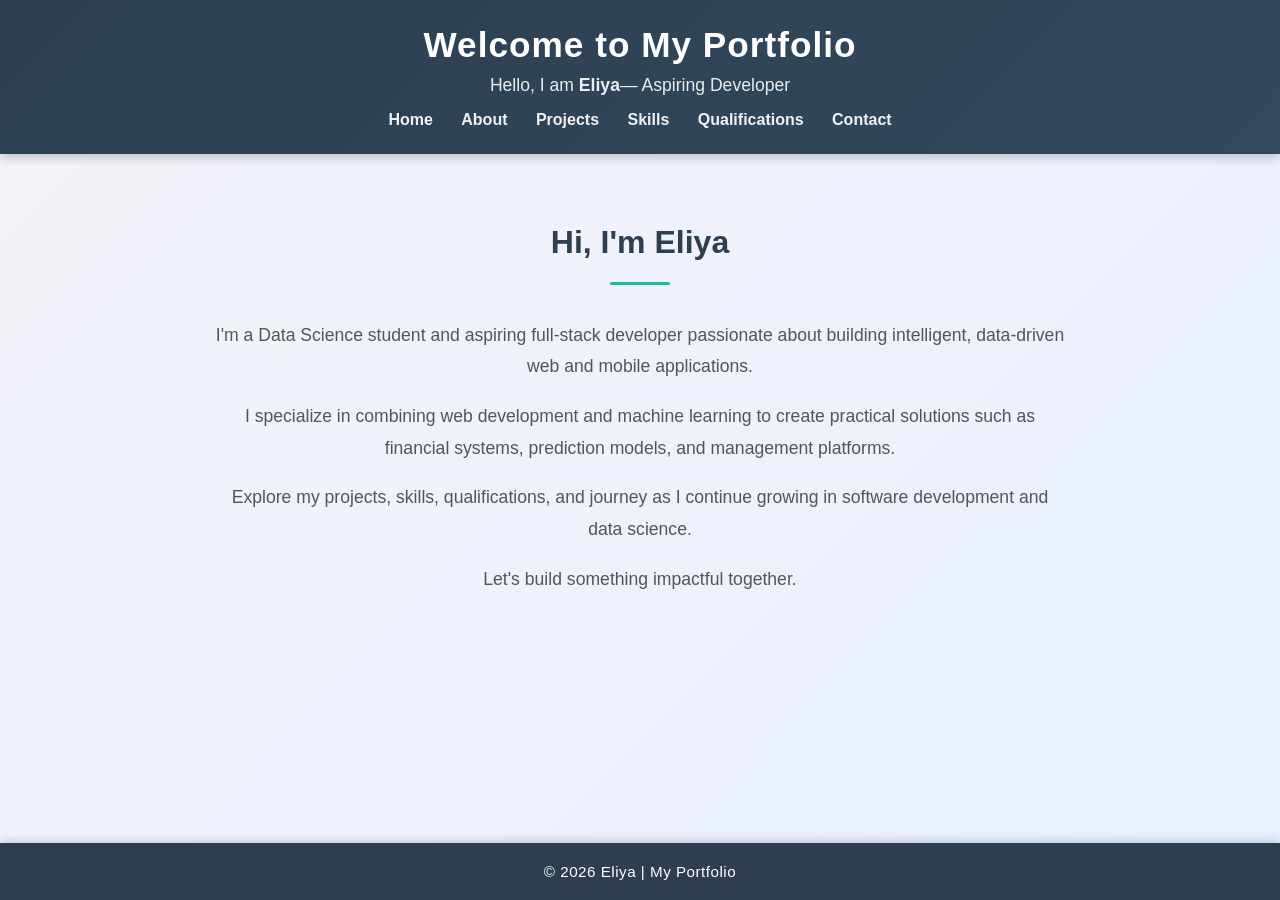
<file: frontend/index.html>
<!DOCTYPE html>
<html lang="en">
<head>
  <meta charset="UTF-8">
  <meta name="viewport" content="width=device-width, initial-scale=1.0">
  <title>My Portfolio - Eliya</title>
  <link rel="stylesheet" href="assets/css/style.css">
</head>

<body>

  <!-- Header -->
  <header>
    <h1>Welcome to My Portfolio</h1>

    <p>
      Hello, I am <strong>Eliya</strong>— Aspiring Developer
    </p>

    <nav>
      <a href="index.html">Home</a>
      <a href="about.html">About</a>
      <a href="projects.html">Projects</a>
      <a href="skills.html">Skills</a>
      <a href="qualifications.html">Qualifications</a>
      <a href="contact.html">Contact</a>
    </nav>
  </header>

  <!-- Hero Section -->
  <section>

    <h2>Hi, I'm Eliya</h2>

    <p>
      I'm a Data Science student and aspiring full-stack developer
      passionate about building intelligent, data-driven web and mobile applications.
    </p>

    <p>
      I specialize in combining web development and machine learning
      to create practical solutions such as financial systems,
      prediction models, and management platforms.
    </p>

    <p>
      Explore my projects, skills, qualifications, and journey
      as I continue growing in software development and data science.
    </p>

    <p>
       Let's build something impactful together.
    </p>

  </section>

  <!-- Footer -->
  <footer>
    <p>&copy; 2026 Eliya | My Portfolio</p>
  </footer>

</body>
</html>
</file>
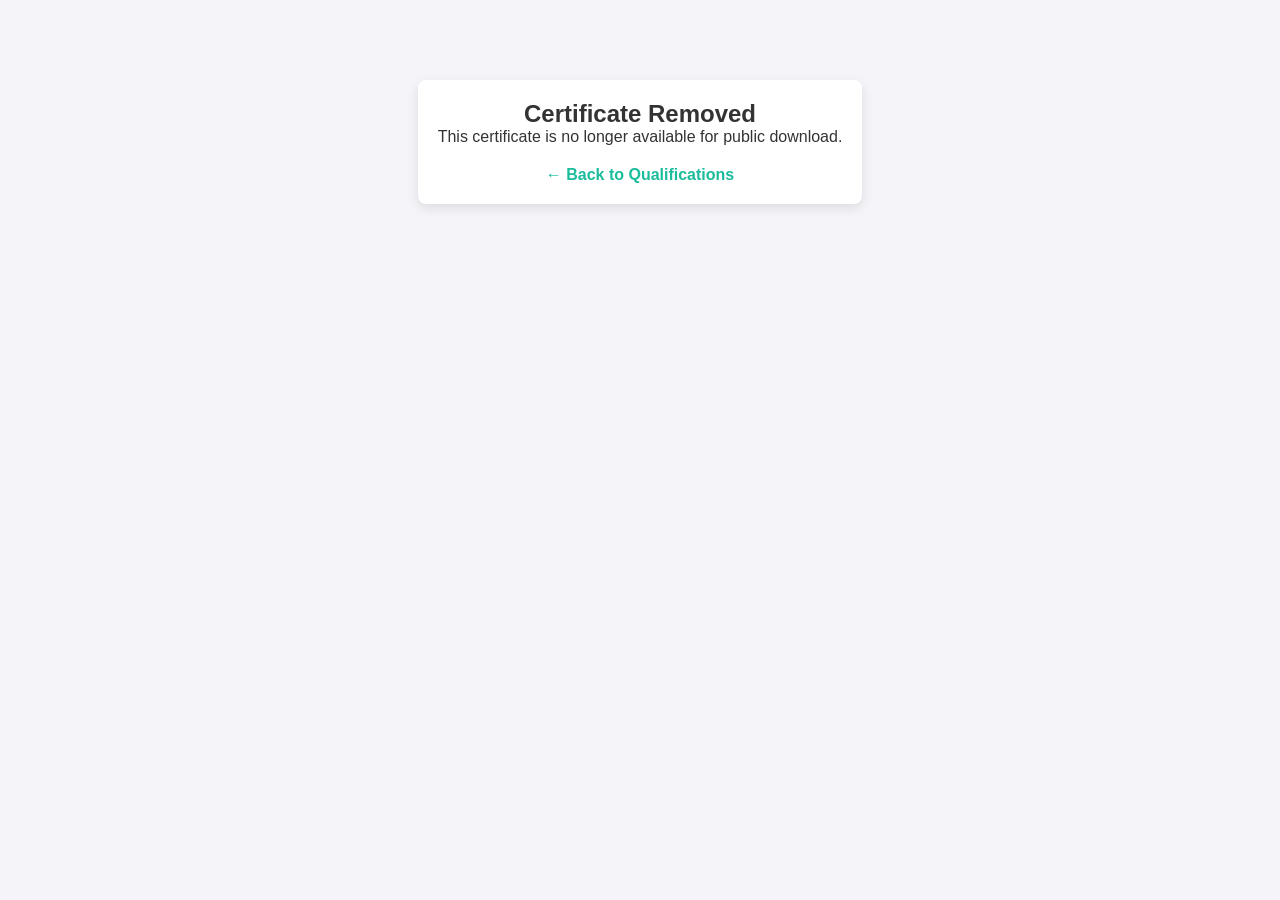
<file: frontend/certificate-view.html>
<!DOCTYPE html>
<html lang="en">
<head>
  <meta charset="UTF-8">
  <meta name="viewport" content="width=device-width, initial-scale=1.0">
  <title>Certificate Viewer</title>
  <link rel="stylesheet" href="assets/css/style.css">
  <style>
    body { background: #f4f4f9; text-align: center; padding: 40px; }
    .info { max-width: 800px; margin: 40px auto; padding: 20px; background: #fff; border-radius: 8px; box-shadow: 0 4px 12px rgba(0,0,0,0.1); }
    a.back-link { display: inline-block; margin-top: 20px; text-decoration: none; color: #1abc9c; font-weight: bold; }
    a.back-link:hover { text-decoration: underline; }
  </style>
</head>
<body>
  <div class="info">
    <h2>Certificate Removed</h2>
    <p>This certificate is no longer available for public download.</p>
    <a href="qualifications.html" class="back-link">← Back to Qualifications</a>
  </div>
</body>
</html>
</file>
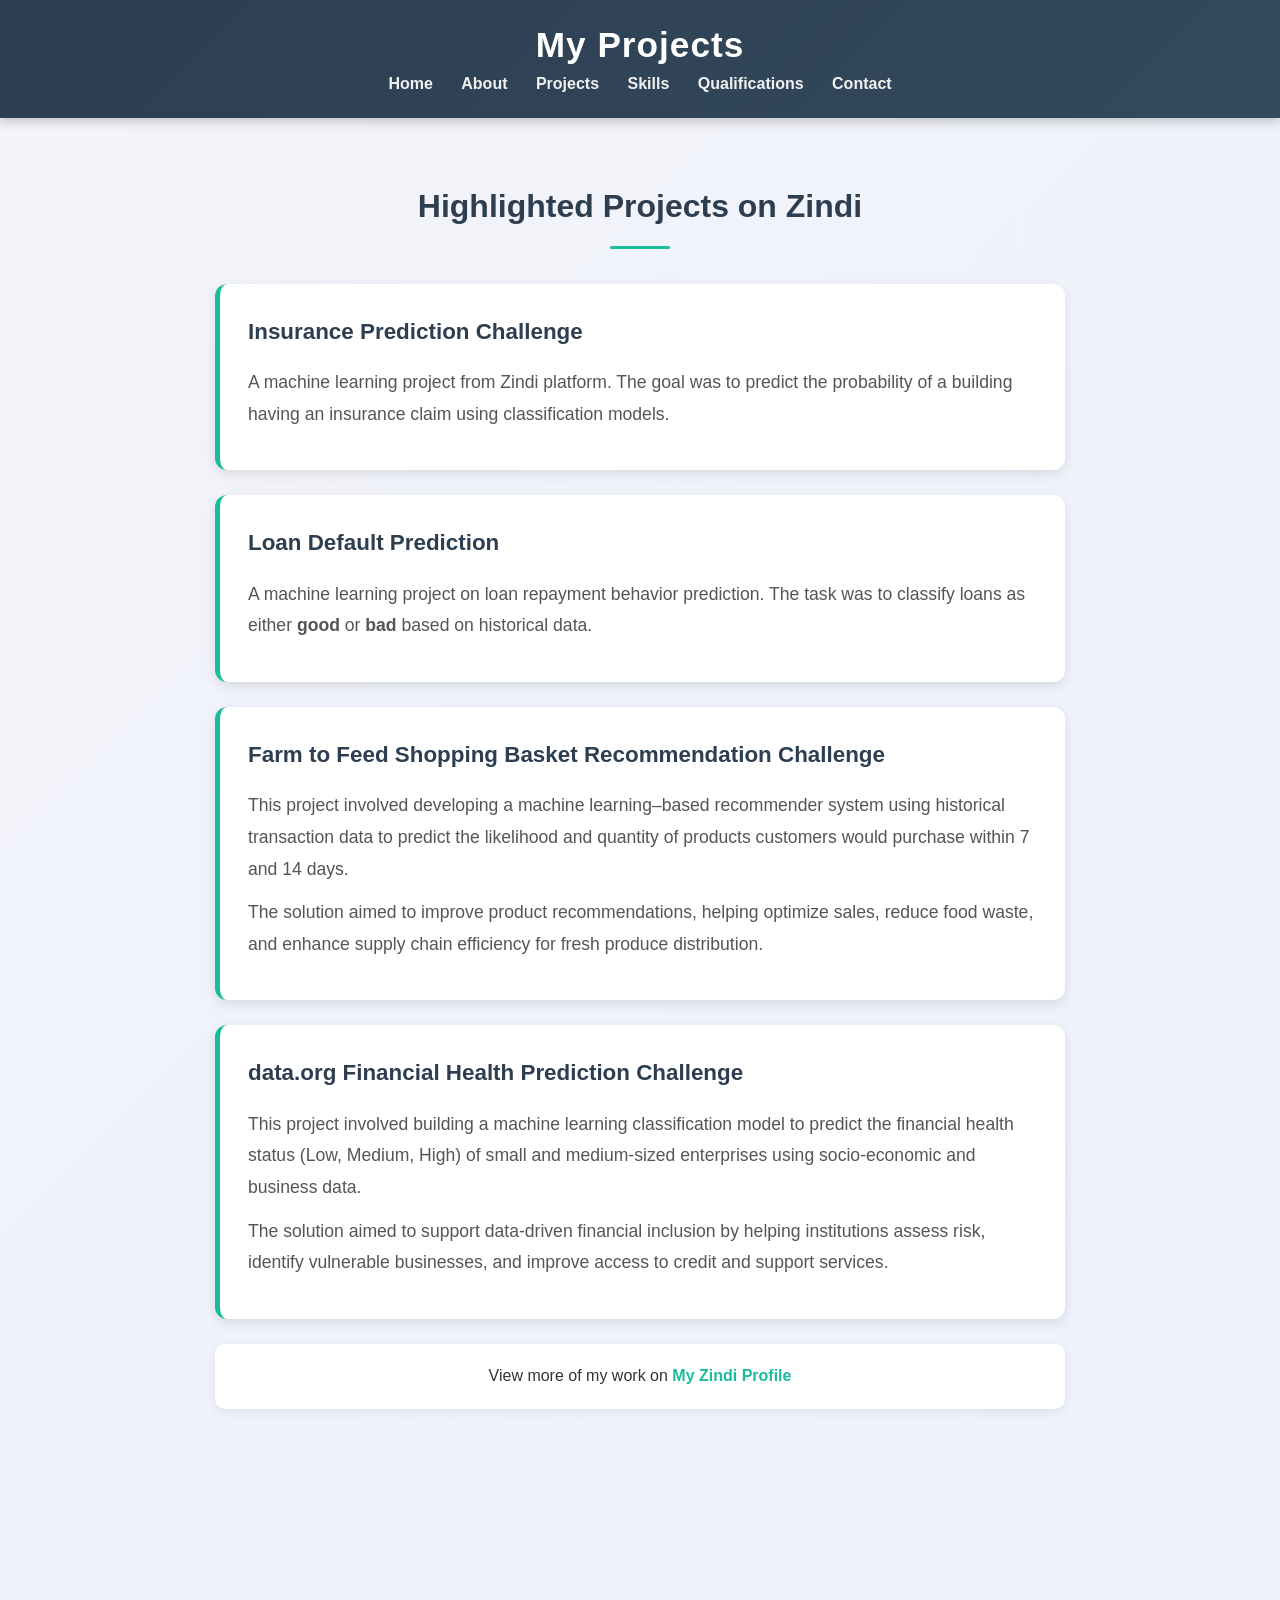
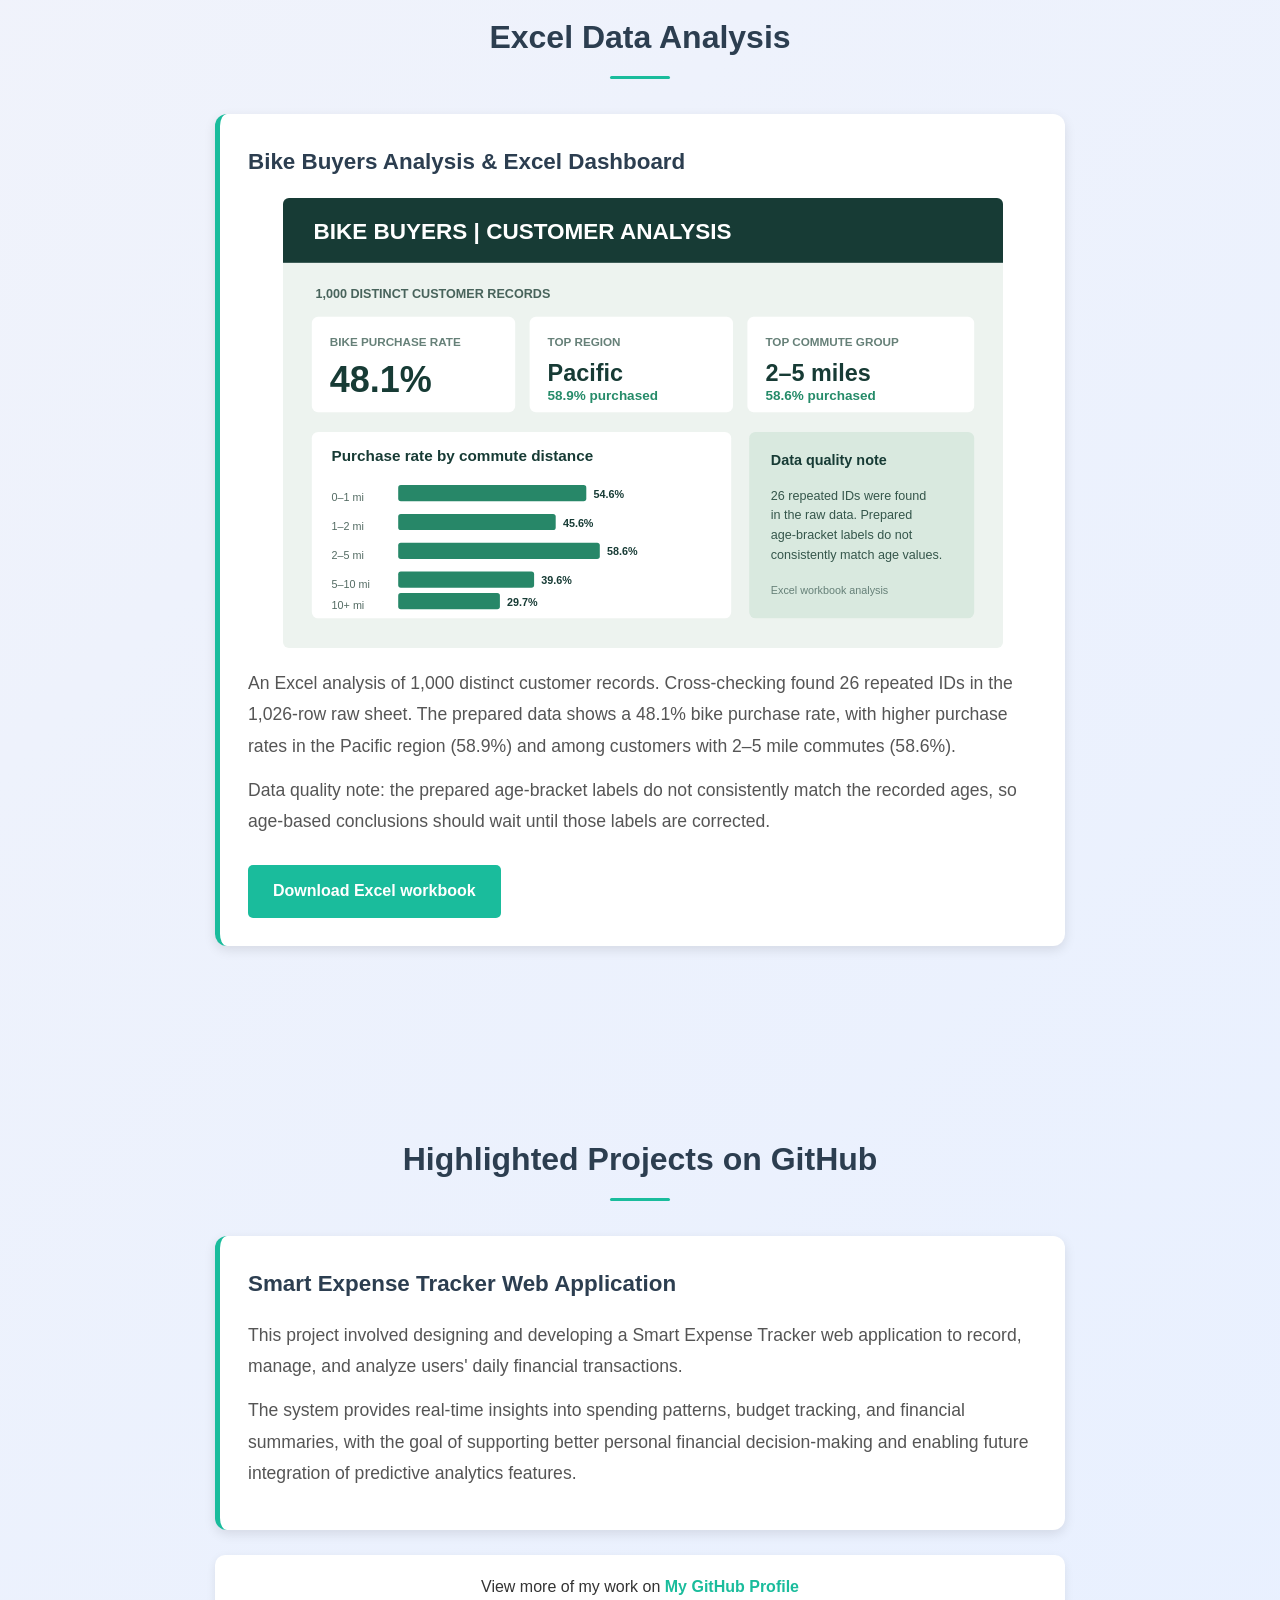
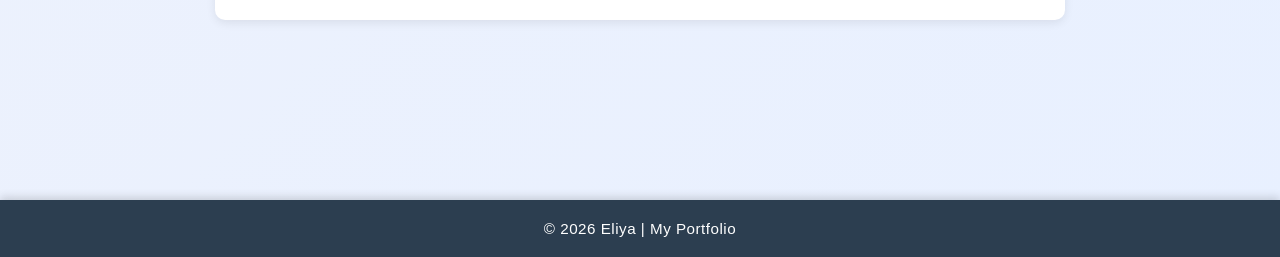
<file: frontend/projects.html>
<!DOCTYPE html>
<html lang="en">
<head>
  <meta charset="UTF-8">
  <meta name="viewport" content="width=device-width, initial-scale=1.0">
  <title>My Projects - Eliya</title>
  <link rel="stylesheet" href="assets/css/style.css">
</head>

<body>

  <!-- Header -->
  <header>

    <h1>My Projects</h1>

    <nav>
      <a href="index.html">Home</a>
      <a href="about.html">About</a>
      <a href="projects.html">Projects</a>
      <a href="skills.html">Skills</a>
      <a href="qualifications.html">Qualifications</a>
      <a href="contact.html">Contact</a>
    </nav>

  </header>

  <!-- Zindi Projects -->
  <section>

    <h2>Highlighted Projects on Zindi</h2>

    <div class="project">
      <h3>Insurance Prediction Challenge</h3>

      <p>
        A machine learning project from Zindi platform.
        The goal was to predict the probability of a building
        having an insurance claim using classification models.
      </p>
    </div>

    <div class="project">
      <h3>Loan Default Prediction</h3>

      <p>
        A machine learning project on loan repayment behavior prediction.
        The task was to classify loans as either
        <strong>good</strong> or <strong>bad</strong>
        based on historical data.
      </p>
    </div>

    <div class="project">
      <h3>Farm to Feed Shopping Basket Recommendation Challenge</h3>

      <p>
        This project involved developing a machine learning–based
        recommender system using historical transaction data to predict
        the likelihood and quantity of products customers would purchase
        within 7 and 14 days.
      </p>

      <p>
        The solution aimed to improve product recommendations,
        helping optimize sales, reduce food waste,
        and enhance supply chain efficiency
        for fresh produce distribution.
      </p>
    </div>

    <div class="project">
      <h3>data.org Financial Health Prediction Challenge</h3>

      <p>
        This project involved building a machine learning classification model
        to predict the financial health status
        (Low, Medium, High) of small and medium-sized enterprises
        using socio-economic and business data.
      </p>

      <p>
        The solution aimed to support data-driven financial inclusion
        by helping institutions assess risk,
        identify vulnerable businesses,
        and improve access to credit and support services.
      </p>
    </div>

    <div class="profile-link">
       View more of my work on
      <a href="https://zindi.africa/users/ELIYA_BUJILIMA" target="_blank">
        My Zindi Profile
      </a>
    </div>

  </section>

  <!-- Excel Data Analysis -->
  <section>

    <h2>Excel Data Analysis</h2>

    <div class="project">
      <h3>Bike Buyers Analysis &amp; Excel Dashboard</h3>

      <img src="assets/images/bike-buyers-dashboard.svg"
           alt="Bike buyers analysis dashboard showing purchase and commute patterns"
           loading="lazy"
           style="display:block;width:100%;max-width:720px;height:auto;margin:0 auto 20px;border-radius:6px">

      <p>
        An Excel analysis of 1,000 distinct customer records. Cross-checking
        found 26 repeated IDs in the 1,026-row raw sheet. The prepared data
        shows a 48.1% bike purchase rate, with higher purchase rates in the
        Pacific region (58.9%) and among customers with 2–5 mile commutes (58.6%).
      </p>

      <p>
        Data quality note: the prepared age-bracket labels do not consistently
        match the recorded ages, so age-based conclusions should wait until those
        labels are corrected.
      </p>

      <a class="btn" href="downloads/Bike_Buyers_Analysis.xlsx" download>
        Download Excel workbook
      </a>
    </div>

  </section>

  <!-- GitHub Projects -->
  <section>

    <h2>Highlighted Projects on GitHub</h2>

    <div class="project">

      <h3>Smart Expense Tracker Web Application</h3>

      <p>
        This project involved designing and developing
        a Smart Expense Tracker web application
        to record, manage, and analyze users' daily financial transactions.
      </p>

      <p>
        The system provides real-time insights into spending patterns,
        budget tracking, and financial summaries,
        with the goal of supporting better personal financial decision-making
        and enabling future integration of predictive analytics features.
      </p>

    </div>

    <div class="profile-link">
       View more of my work on
      <a href="https://github.com/Eliyabujilima" target="_blank">
        My GitHub Profile
      </a>
    </div>

  </section>

  <!-- Footer -->
  <footer>
    <p>&copy; 2026 Eliya | My Portfolio</p>
  </footer>

</body>
</html>
</file>
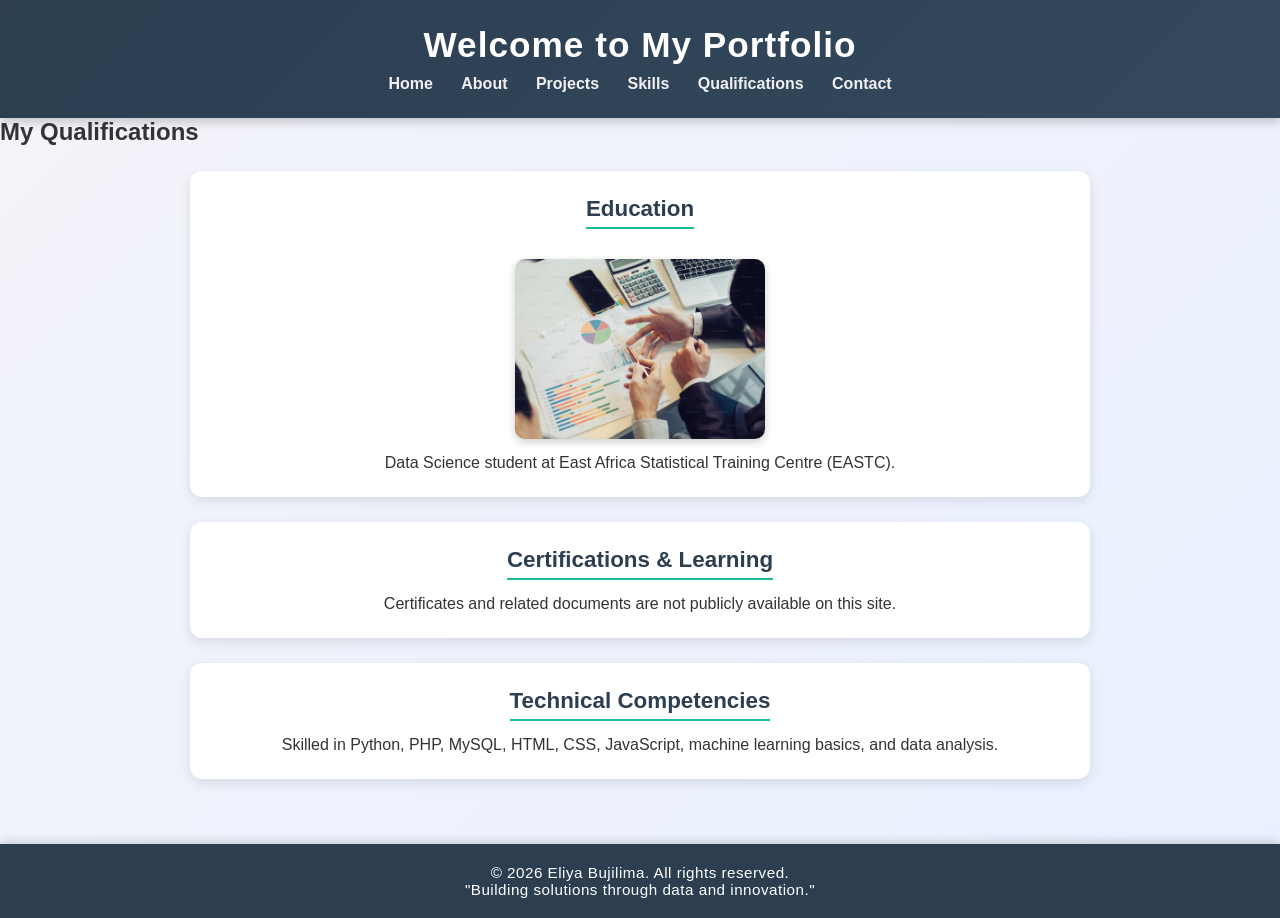
<file: frontend/qualifications.html>
<!DOCTYPE html>
<html lang="en">
<head>
  <meta charset="UTF-8">
  <meta name="viewport" content="width=device-width, initial-scale=1.0">
  <title>My Qualifications - Eliya</title>
  <link rel="stylesheet" href="assets/css/style.css">
</head>

<body>

  <!-- Header -->
  <header>
    <h1>Welcome to My Portfolio</h1>
    <nav>
      <a href="index.html">Home</a>
      <a href="about.html">About</a>
      <a href="projects.html">Projects</a>
      <a href="skills.html">Skills</a>
      <a href="qualifications.html">Qualifications</a>
      <a href="contact.html">Contact</a>
    </nav>
  </header>

  <!-- Main Content -->
  <main>
    <h2>My Qualifications</h2>

    <!-- Education -->
    <div class="qualification-box">
      <h3>Education</h3>
      <img src="assets/images/eastc-study.jpeg" alt="Educational experience at East Africa Statistical Training Centre" class="edu-photo">
      <p>Data Science student at East Africa Statistical Training Centre (EASTC).</p>
    </div>

    <!-- Certifications & Learning (hidden) -->
    <div class="qualification-box">
      <h3>Certifications & Learning</h3>
      <p>Certificates and related documents are not publicly available on this site.</p>
    </div>

    <!-- Technical Competencies -->
    <div class="qualification-box">
      <h3>Technical Competencies</h3>
      <p>
        Skilled in Python, PHP, MySQL, HTML, CSS, JavaScript,
        machine learning basics, and data analysis.
      </p>
    </div>
  </main>

  <!-- Footer -->
  <footer>
    <p>&copy; 2026 Eliya Bujilima. All rights reserved.</p>
    <p>"Building solutions through data and innovation."</p>
  </footer>

</body>
</html>
</file>
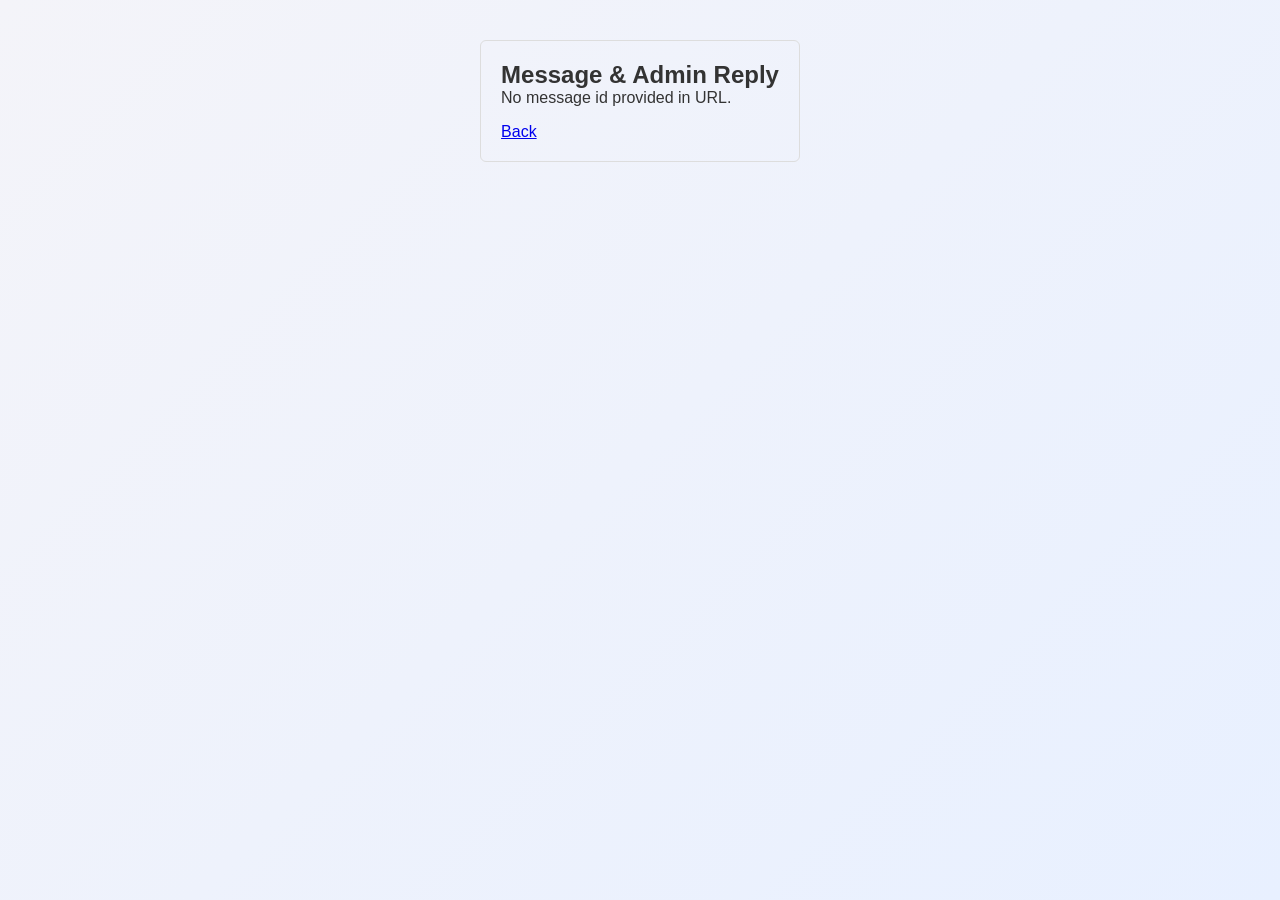
<file: frontend/reply-view.html>
<!DOCTYPE html>
<html>
<head>
  <meta charset="utf-8">
  <title>View Reply</title>
  <link rel="stylesheet" href="assets/css/style.css">
  <style>
    .reply-box { max-width: 700px; margin: 40px auto; padding: 20px; border: 1px solid #ddd; border-radius: 6px; }
    .reply { background:#f9f9f9; padding:12px; border-radius:4px; }
  </style>
</head>
<body>
  <div class="reply-box">
    <h2>Message & Admin Reply</h2>
    <div id="messageArea">Loading...</div>
    <div style="margin-top:16px;"><a href="index.html">Back</a></div>
  </div>

  <script src="reply-view.js"></script>
</body>
</html>
</file>
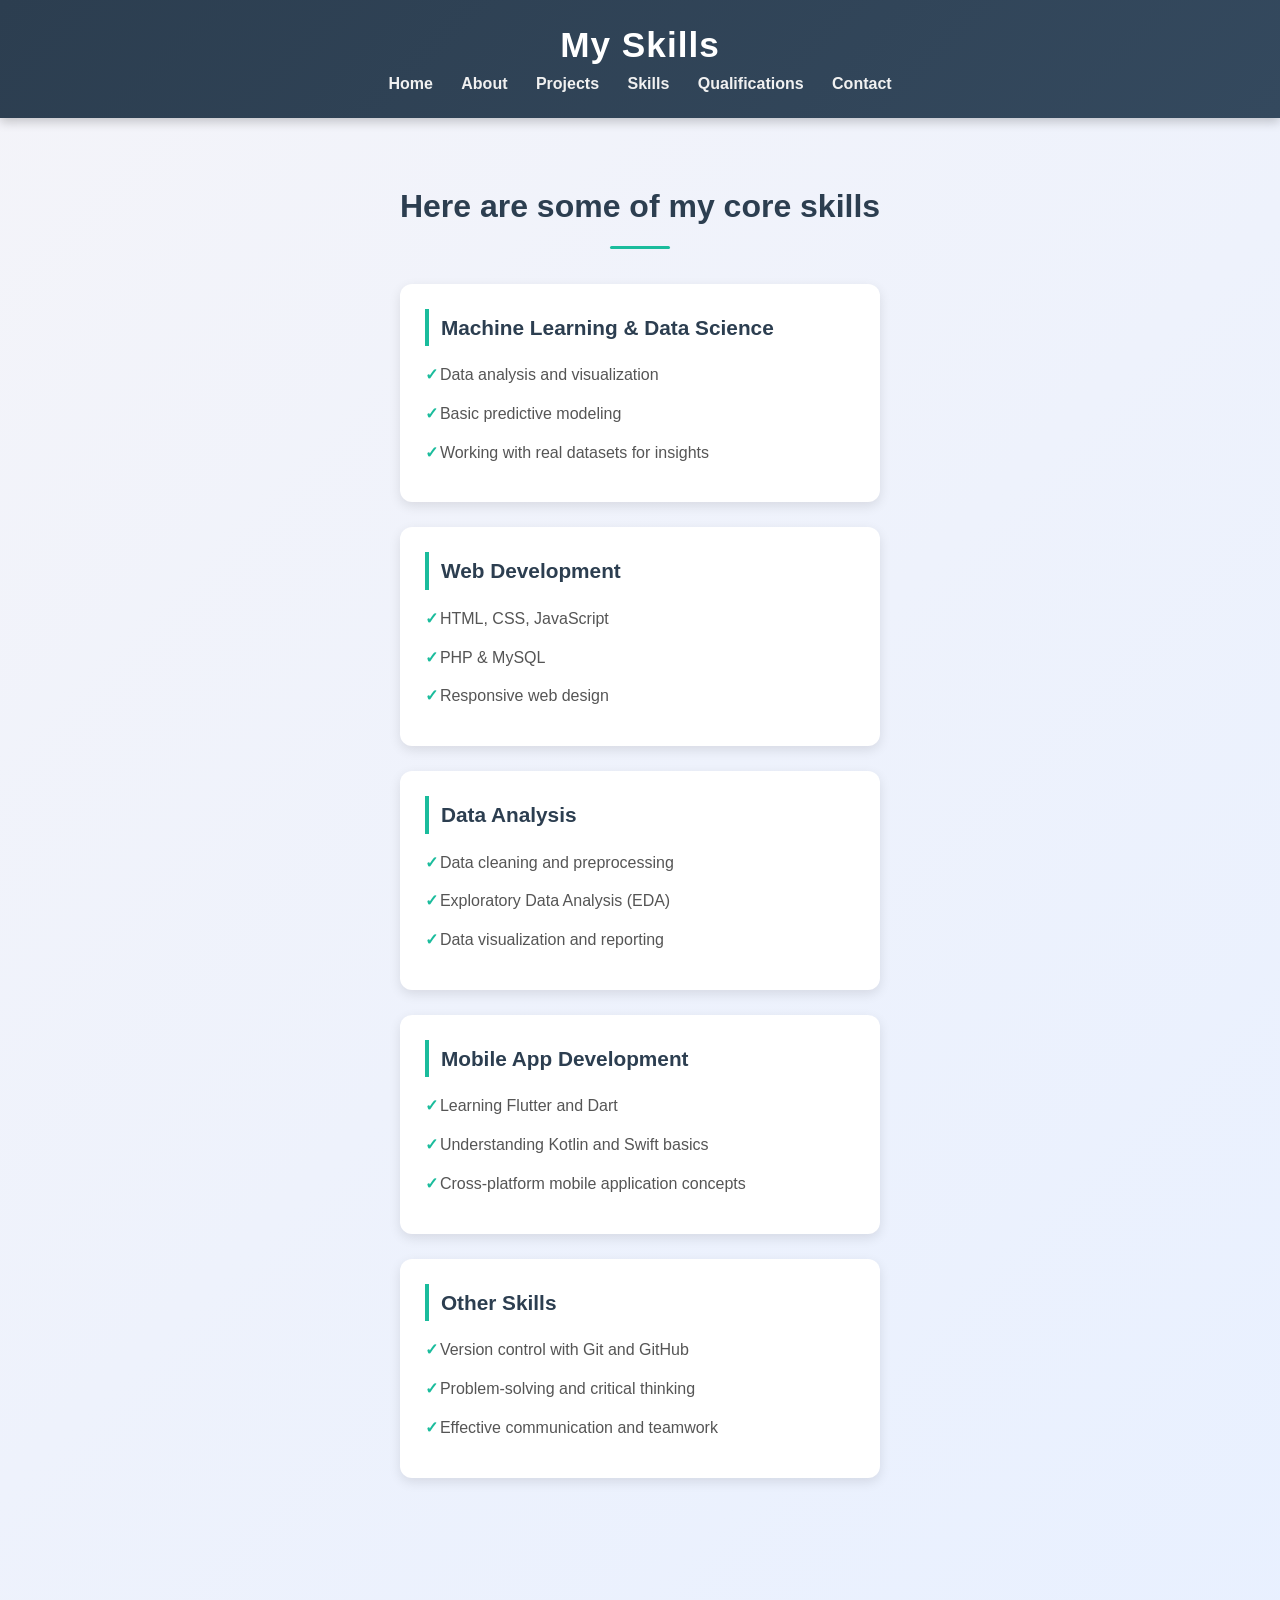
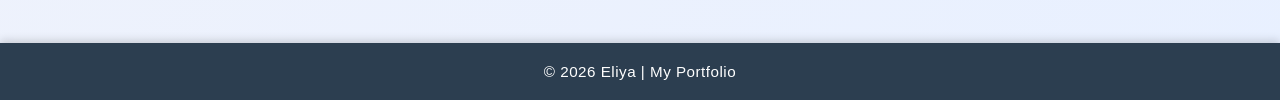
<file: frontend/skills.html>
<!DOCTYPE html>
<html lang="en">
<head>
  <meta charset="UTF-8">
  <meta name="viewport" content="width=device-width, initial-scale=1.0">
  <title>My Skills - Eliya</title>
  <link rel="stylesheet" href="assets/css/style.css">
</head>

<body>

  <!-- Header -->
  <header>

    <h1>My Skills</h1>

    <nav>
      <a href="index.html">Home</a>
      <a href="about.html">About</a>
      <a href="projects.html">Projects</a>
      <a href="skills.html">Skills</a>
      <a href="qualifications.html">Qualifications</a>
      <a href="contact.html">Contact</a>
    </nav>

  </header>

  <!-- Skills Section -->
  <section>

    <h2>Here are some of my core skills</h2>

    <div class="skills-container">

      <h4> Machine Learning & Data Science</h4>

      <p>Data analysis and visualization</p>
      <p>Basic predictive modeling</p>
      <p>Working with real datasets for insights</p>

    </div>

    <div class="skills-container">

      <h4>Web Development</h4>

      <p>HTML, CSS, JavaScript</p>
      <p>PHP & MySQL</p>
      <p>Responsive web design</p>

    </div>

    <div class="skills-container">

      <h4>Data Analysis</h4>

      <p>Data cleaning and preprocessing</p>
      <p>Exploratory Data Analysis (EDA)</p>
      <p>Data visualization and reporting</p>

    </div>

    <div class="skills-container">

      <h4> Mobile App Development</h4>

      <p>Learning Flutter and Dart</p>
      <p>Understanding Kotlin and Swift basics</p>
      <p>Cross-platform mobile application concepts</p>

    </div>

    <div class="skills-container">

      <h4> Other Skills</h4>

      <p>Version control with Git and GitHub</p>
      <p>Problem-solving and critical thinking</p>
      <p>Effective communication and teamwork</p>

    </div>

  </section>

  <!-- Footer -->
  <footer>
    <p>&copy; 2026 Eliya | My Portfolio</p>
  </footer>

</body>
</html>
</file>
<file: frontend/assets/css/style.css>
/* Global Styles */
* {
  margin: 0;
  padding: 0;
  box-sizing: border-box;
}

body {
  font-family: 'Segoe UI', Arial, sans-serif;
  background: linear-gradient(135deg, #f4f4f9, #e8f0ff);
  color: #333;
  min-height: 100vh;
  display: flex;
  flex-direction: column;
  scroll-behavior: smooth;
}

/* Header Styles */
header {
  background: linear-gradient(135deg, #2c3e50, #34495e);
  color: white;
  padding: 25px;
  text-align: center;
  box-shadow: 0 4px 10px rgba(0,0,0,0.2);
  animation: fadeInDown 1s ease-in-out;
}

header h1 {
  font-size: 2.2rem;
  margin-bottom: 10px;
  letter-spacing: 1px;
}

header p {
  font-size: 1.1rem;
  margin-bottom: 15px;
  opacity: 0.9;
}

/* Navigation Styles */
nav {
  margin-top: 10px;
}

nav a {
  color: #f1f1f1;
  margin: 0 12px;
  text-decoration: none;
  font-weight: bold;
  transition: color 0.3s ease, transform 0.3s ease;
  display: inline-block;
}

nav a:hover {
  color: #1abc9c;
  transform: scale(1.1);
}

/* Navigation List Styles (for structured nav) */
nav ul {
  list-style: none;
  display: flex;
  justify-content: center;
  margin: 0;
  padding: 0;
  flex-wrap: wrap;
}

nav ul li {
  margin: 0 15px;
}

nav ul li a {
  color: white;
  text-decoration: none;
  transition: color 0.3s ease;
}

nav ul li a:hover {
  color: #1abc9c;
}

/* Section Styles */
section {
  flex: 1;
  padding: 60px 25px;
  text-align: center;
  max-width: 900px;
  margin: auto;
  line-height: 1.8;
  animation: fadeInUp 1.2s ease-in-out;
}

section h2 {
  margin-bottom: 20px;
  color: #2c3e50;
  font-size: 2rem;
  position: relative;
}

section h2::after {
  content: '';
  display: block;
  width: 60px;
  height: 3px;
  background: #1abc9c;
  margin: 10px auto 0;
  border-radius: 2px;
}

section p {
  margin-bottom: 18px;
  font-size: 1.1rem;
  color: #555;
  transition: transform 0.3s ease;
}

section p:hover {
  transform: translateY(-3px);
}

/* Hero Section */
.hero {
  text-align: center;
  padding: 100px 20px;
  background: linear-gradient(135deg, #f4f4f4, #e8f0ff);
}

.hero .name {
  color: #1abc9c;
  font-weight: bold;
}

/* Button Styles */
.btn {
  display: inline-block;
  padding: 12px 25px;
  background: #1abc9c;
  color: white;
  text-decoration: none;
  border-radius: 5px;
  margin-top: 15px;
  transition: background 0.3s ease, transform 0.3s ease;
  font-weight: bold;
  cursor: pointer;
}

.btn:hover {
  background: #16a085;
  transform: translateY(-3px);
  box-shadow: 0 5px 15px rgba(26, 188, 156, 0.3);
}

.btn:active {
  transform: translateY(-1px);
}

/* Footer Styles */
footer {
  background: #2c3e50;
  color: white;
  text-align: center;
  padding: 18px;
  margin-top: auto;
  font-size: 0.95rem;
  letter-spacing: 0.5px;
  box-shadow: 0 -3px 8px rgba(0,0,0,0.15);
}

/* Animations */
@keyframes fadeInDown {
  from {
    opacity: 0;
    transform: translateY(-20px);
  }
  to {
    opacity: 1;
    transform: translateY(0);
  }
}

@keyframes fadeInUp {
  from {
    opacity: 0;
    transform: translateY(20px);
  }
  to {
    opacity: 1;
    transform: translateY(0);
  }
}

/* Responsive Design */
@media (max-width: 768px) {
  header h1 {
    font-size: 1.8rem;
  }

  header p {
    font-size: 1rem;
  }

  nav a {
    margin: 0 8px;
    font-size: 0.9rem;
  }

  section {
    padding: 40px 15px;
  }

  section h2 {
    font-size: 1.6rem;
  }

  section p {
    font-size: 1rem;
  }

  .btn {
    padding: 10px 20px;
    font-size: 0.95rem;
  }
}

@media (max-width: 480px) {
  header h1 {
    font-size: 1.5rem;
  }

  header p {
    font-size: 0.95rem;
  }

  nav a {
    margin: 0 6px;
    font-size: 0.8rem;
  }

  section {
    padding: 30px 10px;
  }

  section h2 {
    font-size: 1.3rem;
  }

  section p {
    font-size: 0.95rem;
  }
}
.profile-pic {
  width: 200px;          /* fixed width */
  height: 200px;         /* fixed height */
  object-fit: cover;     /* crops the image to fit nicely */
  border-radius: 50%;    /* makes it circular */
  border: 4px solid #1abc9c; /* optional accent border */
  display: block;
  margin: 20px auto;     /* centers the image */
  box-shadow: 0 4px 12px rgba(0,0,0,0.2); /* subtle shadow */
}
/* Qualification container */
.qualification-box {
  background: #fff;
  padding: 25px;
  margin: 25px auto;
  border-radius: 12px;
  max-width: 900px;
  box-shadow: 0 4px 12px rgba(0,0,0,0.1);
  text-align: center;
  transition: transform 0.3s ease;
}

.qualification-box:hover {
  transform: translateY(-5px);
}

/* Section headings */
.qualification-box h3 {
  color: #2c3e50;
  margin-bottom: 15px;
  font-size: 1.4rem;
  border-bottom: 2px solid #1abc9c;
  display: inline-block;
  padding-bottom: 5px;
}

/* Education photo */
.edu-photo {
  width: 250px;
  height: 180px;
  object-fit: cover;
  border-radius: 10px;
  margin: 15px auto;
  display: block;
  box-shadow: 0 3px 8px rgba(0,0,0,0.2);
}

/* Certificate grid */
.cert-grid {
  display: grid;
  grid-template-columns: repeat(auto-fit, minmax(220px, 1fr));
  gap: 20px;
  margin-top: 20px;
}

.cert-item {
  background: #f9f9f9;
  padding: 15px;
  border-radius: 10px;
  box-shadow: 0 2px 6px rgba(0,0,0,0.1);
  transition: transform 0.3s ease, box-shadow 0.3s ease;
}

.cert-item:hover {
  transform: scale(1.05);
  box-shadow: 0 4px 12px rgba(0,0,0,0.2);
}

.cert-item img {
  width: 100%;
  height: 150px;
  object-fit: cover;
  border-radius: 8px;
  margin-bottom: 10px;
}

.cert-item p {
  font-size: 0.95rem;
  color: #333;
  font-weight: bold;
}

/* Footer styling */
footer {
  background: #2c3e50;
  color: white;
  text-align: center;
  padding: 20px;
  margin-top: 40px;
  font-size: 0.95rem;
}
/* Quick modal */
.modal {
  display: none;
  position: fixed;
  z-index: 999;
  left: 0; top: 0;
  width: 100%; height: 100%;
  background: rgba(0,0,0,0.8);
  justify-content: center;
  align-items: center;
}

.modal img {
  max-width: 90%;
  max-height: 90%;
  border-radius: 8px;
  box-shadow: 0 4px 12px rgba(0,0,0,0.3);
}

.modal.show {
  display: flex;
}

.modal-close {
  position: absolute;
  top: 20px; right: 30px;
  font-size: 35px;
  color: #fff;
  cursor: pointer;
}
/* =========================
   CONTACT PAGE LAYOUT (NEW PRO)
========================= */

.contact-container {
  display: grid;
  grid-template-columns: repeat(auto-fit, minmax(320px, 1fr));
  gap: 30px;
  margin-top: 30px;
  align-items: start;
}

/* =========================
   CONTACT FORM CARD
========================= */

.contact-form {
  background: #ffffff;
  padding: 25px;
  border-radius: 12px;
  box-shadow: 0 4px 12px rgba(0,0,0,0.1);
  transition: 0.3s ease;
}

.contact-form:hover {
  transform: translateY(-4px);
  box-shadow: 0 10px 22px rgba(0,0,0,0.15);
}

.contact-form label {
  display: block;
  margin-bottom: 8px;
  font-weight: bold;
  color: #2c3e50;
}

/* Inputs */
.contact-form input,
.contact-form textarea {
  width: 100%;
  padding: 12px;
  margin-bottom: 15px;
  border: 1px solid #ccc;
  border-radius: 8px;
  font-size: 1rem;
  background: #fafafa;
  transition: 0.3s ease;
}

.contact-form input:focus,
.contact-form textarea:focus {
  border-color: #1abc9c;
  box-shadow: 0 0 8px rgba(26,188,156,0.3);
  outline: none;
  background: #fff;
}

/* Button */
.contact-form button {
  width: 100%;
  background: #1abc9c;
  color: white;
  border: none;
  padding: 12px;
  border-radius: 8px;
  font-weight: bold;
  cursor: pointer;
  transition: 0.3s ease;
}

.contact-form button:hover {
  background: #16a085;
  transform: translateY(-2px);
  box-shadow: 0 6px 15px rgba(26,188,156,0.3);
}

/* =========================
   CONTACT INFO CARD
========================= */

.contact-info {
  background: #ffffff;
  padding: 25px;
  border-radius: 12px;
  box-shadow: 0 4px 12px rgba(0,0,0,0.1);
  transition: 0.3s ease;
}

.contact-info:hover {
  transform: translateY(-4px);
  box-shadow: 0 10px 22px rgba(0,0,0,0.15);
}

.contact-info h3 {
  margin-bottom: 15px;
  color: #2c3e50;
  font-size: 1.3rem;
  border-bottom: 2px solid #1abc9c;
  display: inline-block;
  padding-bottom: 5px;
}

.contact-info p {
  margin-bottom: 12px;
  color: #555;
  font-size: 1rem;
}

.contact-info a {
  color: #1abc9c;
  text-decoration: none;
  font-weight: 500;
}

.contact-info a:hover {
  text-decoration: underline;
}

/* =========================
   RESPONSE MESSAGE
========================= */

#responseMessage {
  margin-top: 10px;
  font-size: 0.95rem;
  color: #16a085;
  font-weight: 500;
}

/* =========================
   RESPONSIVE FIX ONLY FOR CONTACT
========================= */

@media (max-width: 768px) {
  .contact-container {
    grid-template-columns: 1fr;
  }
}
}
/* Dashboard container */
.admin-dashboard {
  max-width: 1000px;
  margin: 40px auto;
  padding: 25px;
  background: #fff;
  border-radius: 12px;
  box-shadow: 0 4px 12px rgba(0,0,0,0.1);
}

/* Table styling */
.admin-dashboard table {
  width: 100%;
  border-collapse: collapse;
  margin-bottom: 25px;
}

.admin-dashboard th,
.admin-dashboard td {
  padding: 12px;
  border-bottom: 1px solid #ddd;
  text-align: left;
}

.admin-dashboard th {
  background: #2c3e50;
  color: #fff;
}

.admin-dashboard tr:hover {
  background: #f9f9f9;
}

/* Reply form */
.reply-form {
  margin-top: 20px;
  padding: 20px;
  background: #f4f4f9;
  border-radius: 10px;
}

.reply-form label {
  display: block;
  margin-bottom: 8px;
  font-weight: bold;
}

.reply-form textarea {
  width: 100%;
  height: 120px;
  padding: 12px;
  border: 1px solid #ccc;
  border-radius: 8px;
  resize: vertical;
  margin-bottom: 15px;
}

.reply-form button {
  background: #1abc9c;
  color: white;
  border: none;
  padding: 12px 20px;
  border-radius: 8px;
  font-size: 1rem;
  font-weight: bold;
  cursor: pointer;
  transition: background 0.3s ease, transform 0.2s ease;
}

.reply-form button:hover {
  background: #16a085;
  transform: scale(1.05);
}
/* =========================
   SKILLS PAGE
========================= */

.skills-container {
  background: #ffffff;
  max-width: 900px;
  margin: 25px auto;
  padding: 25px;
  border-radius: 12px;
  box-shadow: 0 4px 12px rgba(0,0,0,0.1);
  text-align: left;
  transition: all 0.3s ease;
}

.skills-container:hover {
  transform: translateY(-5px);
  box-shadow: 0 8px 20px rgba(0,0,0,0.15);
}

.skills-container h4 {
  color: #2c3e50;
  font-size: 1.3rem;
  margin-bottom: 15px;
  border-left: 4px solid #1abc9c;
  padding-left: 12px;
}

.skills-container p {
  margin: 10px 0;
  color: #555;
  font-size: 1rem;
  padding-left: 15px;
  position: relative;
}

.skills-container p::before {
  content: "✓";
  color: #1abc9c;
  font-weight: bold;
  position: absolute;
  left: 0;
}

/* Skills section heading */
section h2 {
  margin-bottom: 35px;
}

/* Mobile optimization */
@media (max-width: 768px) {

  .skills-container {
    padding: 20px;
    margin: 20px auto;
  }

  .skills-container h4 {
    font-size: 1.1rem;
  }

  .skills-container p {
    font-size: 0.95rem;
  }

}
/* =========================
   PROJECTS PAGE
========================= */

.project {
  background: #ffffff;
  max-width: 900px;
  margin: 25px auto;
  padding: 28px;
  border-radius: 12px;
  box-shadow: 0 4px 12px rgba(0,0,0,0.1);
  text-align: left;
  transition: all 0.3s ease;
  border-left: 5px solid #1abc9c;
}

.project:hover {
  transform: translateY(-5px);
  box-shadow: 0 8px 22px rgba(0,0,0,0.15);
}

.project h3 {
  color: #2c3e50;
  margin-bottom: 15px;
  font-size: 1.4rem;
}

.project p {
  color: #555;
  line-height: 1.8;
  margin-bottom: 12px;
}

/* =========================
   PROFILE LINKS
========================= */

.profile-link {
  max-width: 900px;
  margin: 20px auto 40px;
  padding: 18px;
  background: #ffffff;
  border-radius: 10px;
  text-align: center;
  box-shadow: 0 3px 10px rgba(0,0,0,0.08);
  font-size: 1rem;
}

.profile-link a {
  color: #1abc9c;
  font-weight: bold;
  text-decoration: none;
}

.profile-link a:hover {
  text-decoration: underline;
}

/* =========================
   PROJECT SECTION SPACING
========================= */

section {
  margin-bottom: 40px;
}

/* =========================
   MOBILE RESPONSIVE
========================= */

@media (max-width: 768px) {

  .project {
    padding: 20px;
    margin: 20px auto;
  }

  .project h3 {
    font-size: 1.2rem;
  }

  .project p {
    font-size: 0.95rem;
  }

  .profile-link {
    padding: 15px;
    font-size: 0.95rem;
  }

}
/* =========================
   ABOUT PAGE
========================= */

.about-container {
  display: flex;
  align-items: center;
  gap: 40px;
  margin-bottom: 40px;
  text-align: left;
}

.about-image {
  flex: 1;
  text-align: center;
}

.about-content {
  flex: 2;
}

.about-content h2 {
  margin-bottom: 10px;
  color: #2c3e50;
}

.about-role {
  display: inline-block;
  color: #1abc9c;
  font-weight: bold;
  margin-bottom: 20px;
}

.about-content p {
  margin-bottom: 15px;
}

.about-card {
  background: #fff;
  padding: 25px;
  margin: 25px auto;
  border-radius: 12px;
  box-shadow: 0 4px 12px rgba(0,0,0,0.1);
  text-align: left;
  transition: 0.3s ease;
}

.about-card:hover {
  transform: translateY(-5px);
}

.about-card h3 {
  color: #2c3e50;
  margin-bottom: 15px;
  border-left: 4px solid #1abc9c;
  padding-left: 10px;
}

.about-card ul {
  padding-left: 20px;
}

.about-card li {
  margin-bottom: 10px;
  color: #555;
}

/* Mobile */
@media (max-width: 768px) {

  .about-container {
    flex-direction: column;
    text-align: center;
  }

  .about-content {
    text-align: center;
  }

}
</file>
